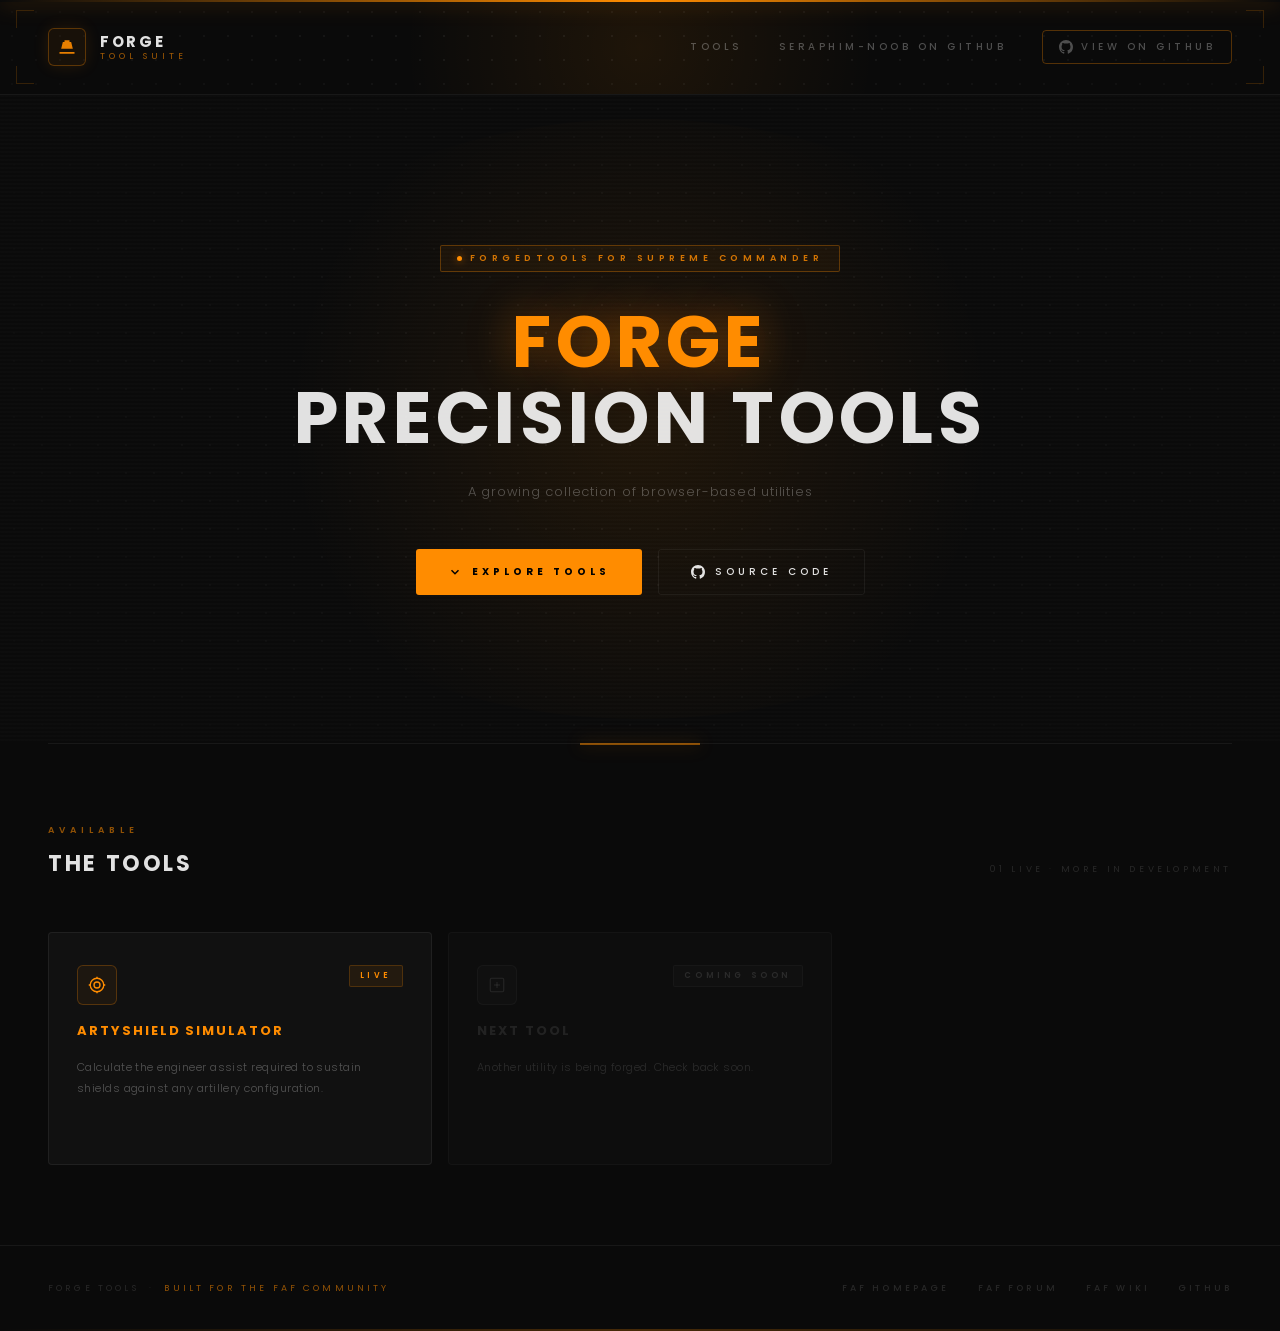
<file: index.html>
<!DOCTYPE html>
<html lang="en">
<head>
  <meta charset="UTF-8" />
  <meta name="viewport" content="width=device-width, initial-scale=1.0" />
  <title>FAF Forge Tools</title>
  <link rel="preconnect" href="https://fonts.googleapis.com" />
  <link rel="preconnect" href="https://fonts.gstatic.com" crossorigin />
  <link rel="icon" type="image/svg+xml" href="assets/favicon/favicon.svg">
  <link href="https://fonts.googleapis.com/css2?family=Poppins:wght@300;400;500;600;700&family=Space+Grotesk:wght@300;400;500;600;700&display=swap" rel="stylesheet" />
  <style>
    /* ── CSS VARIABLES ── */
    :root {
      --bg-primary:       #0a0a0a;
      --bg-secondary:     #0f0f0f;
      --bg-card:          rgba(255,255,255,0.03);
      --bg-card-hover:    rgba(255,255,255,0.055);
      --text-primary:     rgba(255,255,255,0.88);
      --text-muted:       rgba(255,255,255,0.28);
      --text-dim:         rgba(255,255,255,0.12);
      --accent:           #ff8c00;
      --accent-glow:      rgba(255,140,0,0.12);
      --accent-glow-mid:  rgba(255,140,0,0.35);
      --accent-glow-str:  rgba(255,140,0,0.7);
      --border-subtle:    rgba(255,255,255,0.06);
      --border-accent:    rgba(255,140,0,0.3);
    }

    /* ── RESET ── */
    *, *::before, *::after { margin: 0; padding: 0; box-sizing: border-box; }

    html { scroll-behavior: smooth; }

    body {
      font-family: 'Poppins', sans-serif;
      background: var(--bg-primary);
      color: var(--text-primary);
      min-height: 100vh;
      overflow-x: hidden;
    }

    /* ══════════════════════════════
       HEADER
    ══════════════════════════════ */
    .site-header {
      position: relative;
      padding: 28px 48px;
      background: #0a0a0a;
      border-bottom: 1px solid var(--border-subtle);
      overflow: hidden;
      user-select: none;
      z-index: 10;
    }

    /* Dot-grid */
    .site-header::after {
      content: '';
      position: absolute;
      inset: 0;
      background-image: radial-gradient(circle, rgba(255,255,255,0.055) 1px, transparent 1px);
      background-size: 24px 24px;
      pointer-events: none;
      -webkit-mask-image: radial-gradient(ellipse 85% 110% at 50% 50%, black 20%, transparent 100%);
              mask-image: radial-gradient(ellipse 85% 110% at 50% 50%, black 20%, transparent 100%);
    }

    /* Ambient glow */
    .site-header::before {
      content: '';
      position: absolute;
      top: 50%; left: 50%;
      transform: translate(-50%, -50%);
      width: 600px; height: 300px;
      border-radius: 50%;
      background: radial-gradient(circle, var(--accent-glow) 0%, transparent 70%);
      opacity: 0.7;
      animation: headerGlowPulse 3s ease-in-out infinite;
      pointer-events: none;
    }

    @keyframes headerGlowPulse {
      0%, 100% { transform: translate(-50%,-50%) scale(1);    opacity: 0.7; }
      50%       { transform: translate(-50%,-50%) scale(1.1); opacity: 0.4; }
    }

    /* Top accent line */
    .header-line {
      position: absolute;
      top: 0; left: 0; right: 0;
      height: 2px;
      background: linear-gradient(90deg, transparent 0%, var(--accent) 50%, transparent 100%);
      box-shadow: 0 0 20px var(--accent-glow-str);
    }

    .header-inner {
      position: relative;
      z-index: 2;
      display: flex;
      align-items: center;
      justify-content: space-between;
    }

    /* Corner decorations */
    .hdr-corner {
      position: absolute;
      width: 18px; height: 18px;
      opacity: 0.35;
      transition: opacity 0.3s ease;
      z-index: 2;
    }
    .site-header:hover .hdr-corner { opacity: 0.6; }
    .hdr-tl { top: 10px; left: 16px; border-top: 1px solid rgba(255,140,0,0.5); border-left: 1px solid rgba(255,140,0,0.5); }
    .hdr-tr { top: 10px; right: 16px; border-top: 1px solid rgba(255,140,0,0.5); border-right: 1px solid rgba(255,140,0,0.5); }
    .hdr-bl { bottom: 10px; left: 16px; border-bottom: 1px solid rgba(255,140,0,0.5); border-left: 1px solid rgba(255,140,0,0.5); }
    .hdr-br { bottom: 10px; right: 16px; border-bottom: 1px solid rgba(255,140,0,0.5); border-right: 1px solid rgba(255,140,0,0.5); }

    .logo-block {
      display: flex;
      align-items: center;
      gap: 14px;
    }

    .logo-icon {
      width: 38px; height: 38px;
      border: 1px solid var(--border-accent);
      border-radius: 6px;
      display: flex; align-items: center; justify-content: center;
      background: rgba(255,140,0,0.06);
      box-shadow: 0 0 16px var(--accent-glow);
      flex-shrink: 0;
    }

    .logo-icon svg { width: 20px; height: 20px; }

    .logo-text {
      display: flex;
      flex-direction: column;
      line-height: 1;
    }

    .logo-title {
      font-size: 15px;
      font-weight: 700;
      letter-spacing: 0.18em;
      text-transform: uppercase;
      color: var(--text-primary);
    }

    .logo-sub {
      font-size: 9px;
      font-weight: 400;
      letter-spacing: 0.45em;
      text-transform: uppercase;
      color: var(--accent);
      opacity: 0.6;
      margin-top: 3px;
    }

    .header-nav {
      display: flex;
      gap: 36px;
      align-items: center;
    }

    .header-nav a {
      font-size: 10px;
      font-weight: 500;
      letter-spacing: 0.35em;
      text-transform: uppercase;
      color: var(--text-muted);
      text-decoration: none;
      transition: color 0.2s ease;
    }

    .header-nav a:hover { color: var(--accent); text-shadow: 0 0 14px var(--accent-glow-str); }

    .gh-btn {
      display: flex;
      align-items: center;
      gap: 8px;
      padding: 8px 16px;
      border: 1px solid var(--border-accent);
      border-radius: 4px;
      background: transparent;
      color: var(--accent);
      font-size: 10px;
      font-weight: 600;
      letter-spacing: 0.3em;
      text-transform: uppercase;
      text-decoration: none;
      cursor: pointer;
      transition: background 0.2s, box-shadow 0.2s;
    }

    .gh-btn:hover {
      background: rgba(255,140,0,0.08);
      box-shadow: 0 0 20px var(--accent-glow);
    }

    .gh-btn svg { width: 14px; height: 14px; fill: currentColor; }

    /* ══════════════════════════════
       HERO
    ══════════════════════════════ */
    .hero {
      position: relative;
      min-height: 72vh;
      display: flex;
      align-items: center;
      justify-content: center;
      text-align: center;
      overflow: hidden;
      padding: 80px 24px;
    }

    /* Animated dot grid */
    .hero-grid {
      position: absolute;
      inset: 0;
      background-image: radial-gradient(circle, rgba(255,255,255,0.045) 1px, transparent 1px);
      background-size: 28px 28px;
      -webkit-mask-image: radial-gradient(ellipse 70% 80% at 50% 50%, black 20%, transparent 100%);
              mask-image: radial-gradient(ellipse 70% 80% at 50% 50%, black 20%, transparent 100%);
      animation: gridShift 20s linear infinite;
    }

    @keyframes gridShift {
      0%   { background-position: 0 0; }
      100% { background-position: 28px 28px; }
    }

    /* Big radial glow */
    .hero-glow {
      position: absolute;
      top: 50%; left: 50%;
      transform: translate(-50%, -50%);
      width: 900px; height: 600px;
      border-radius: 50%;
      background: radial-gradient(circle, rgba(255,140,0,0.09) 0%, transparent 65%);
      animation: heroGlowBreath 4s ease-in-out infinite;
      pointer-events: none;
    }

    @keyframes heroGlowBreath {
      0%, 100% { opacity: 1;    transform: translate(-50%,-50%) scale(1); }
      50%       { opacity: 0.6; transform: translate(-50%,-50%) scale(1.08); }
    }

    /* Scan line effect */
    .hero-scanline {
      position: absolute;
      inset: 0;
      background: repeating-linear-gradient(
        0deg,
        transparent,
        transparent 2px,
        rgba(255,255,255,0.012) 2px,
        rgba(255,255,255,0.012) 4px
      );
      pointer-events: none;
    }

    .hero-content {
      position: relative;
      z-index: 2;
      max-width: 760px;
    }

    .hero-badge {
      display: inline-flex;
      align-items: center;
      gap: 8px;
      padding: 6px 16px;
      border: 1px solid var(--border-accent);
      border-radius: 2px;
      background: rgba(255,140,0,0.05);
      margin-bottom: 32px;
      animation: fadeSlideUp 0.6s ease both;
    }

    .hero-badge-dot {
      width: 5px; height: 5px;
      border-radius: 50%;
      background: var(--accent);
      box-shadow: 0 0 8px var(--accent-glow-str);
      animation: dotBlink 2s ease-in-out infinite;
    }

    @keyframes dotBlink {
      0%, 100% { opacity: 1; } 50% { opacity: 0.3; }
    }

    .hero-badge span {
      font-size: 9px;
      font-weight: 600;
      letter-spacing: 0.5em;
      text-transform: uppercase;
      color: var(--accent);
      opacity: 0.8;
    }

    .hero-title {
      font-size: clamp(36px, 6vw, 72px);
      font-weight: 700;
      letter-spacing: 0.06em;
      text-transform: uppercase;
      line-height: 1.05;
      color: var(--text-primary);
      margin-bottom: 24px;
      animation: fadeSlideUp 0.7s 0.1s ease both;
    }

    .hero-title-accent {
      color: var(--accent);
      text-shadow: 0 0 40px var(--accent-glow-mid), 0 0 80px var(--accent-glow);
    }

    .hero-desc {
      font-size: 13px;
      font-weight: 300;
      letter-spacing: 0.06em;
      color: var(--text-muted);
      line-height: 2;
      max-width: 560px;
      margin: 0 auto 44px;
      animation: fadeSlideUp 0.7s 0.2s ease both;
    }

    .hero-actions {
      display: flex;
      gap: 16px;
      justify-content: center;
      flex-wrap: wrap;
      animation: fadeSlideUp 0.7s 0.3s ease both;
    }

    @keyframes fadeSlideUp {
      from { opacity: 0; transform: translateY(20px); }
      to   { opacity: 1; transform: translateY(0); }
    }

    .btn-primary {
      display: inline-flex;
      align-items: center;
      gap: 10px;
      padding: 14px 32px;
      background: var(--accent);
      color: #000;
      font-family: 'Poppins', sans-serif;
      font-size: 10px;
      font-weight: 700;
      letter-spacing: 0.4em;
      text-transform: uppercase;
      text-decoration: none;
      border-radius: 3px;
      border: none;
      cursor: pointer;
      transition: box-shadow 0.25s, transform 0.15s;
    }

    .btn-primary:hover {
      box-shadow: 0 0 32px var(--accent-glow-mid), 0 0 60px var(--accent-glow);
      transform: translateY(-1px);
    }

    .btn-secondary {
      display: inline-flex;
      align-items: center;
      gap: 10px;
      padding: 14px 32px;
      background: transparent;
      color: var(--text-primary);
      font-family: 'Poppins', sans-serif;
      font-size: 10px;
      font-weight: 500;
      letter-spacing: 0.4em;
      text-transform: uppercase;
      text-decoration: none;
      border-radius: 3px;
      border: 1px solid var(--border-subtle);
      cursor: pointer;
      transition: border-color 0.25s, background 0.25s, transform 0.15s;
    }

    .btn-secondary:hover {
      border-color: rgba(255,255,255,0.18);
      background: rgba(255,255,255,0.03);
      transform: translateY(-1px);
    }

    /* ══════════════════════════════
       DIVIDER
    ══════════════════════════════ */
    .section-divider {
      position: relative;
      height: 1px;
      background: var(--border-subtle);
      margin: 0 48px;
      overflow: visible;
    }

    .section-divider::before {
      content: '';
      position: absolute;
      left: 50%; top: 50%;
      transform: translate(-50%, -50%);
      width: 120px; height: 1px;
      background: var(--accent);
      box-shadow: 0 0 16px var(--accent-glow-str), 0 0 40px var(--accent-glow);
    }

    /* ══════════════════════════════
       TOOLS SECTION
    ══════════════════════════════ */
    .tools-section {
      padding: 80px 48px;
    }

    .section-header {
      display: flex;
      align-items: flex-end;
      justify-content: space-between;
      margin-bottom: 52px;
    }

    .section-label {
      font-size: 9px;
      font-weight: 600;
      letter-spacing: 0.55em;
      text-transform: uppercase;
      color: var(--accent);
      opacity: 0.55;
      margin-bottom: 10px;
    }

    .section-title {
      font-size: 22px;
      font-weight: 700;
      letter-spacing: 0.12em;
      text-transform: uppercase;
      color: var(--text-primary);
    }

    .section-count {
      font-size: 9px;
      font-weight: 400;
      letter-spacing: 0.4em;
      text-transform: uppercase;
      color: var(--text-dim);
      padding-bottom: 4px;
    }

    /* Tools grid */
    .tools-grid {
      display: grid;
      grid-template-columns: repeat(auto-fill, minmax(320px, 1fr));
      gap: 16px;
    }

    /* Tool card */
    .tool-card {
      position: relative;
      padding: 32px 28px;
      background: var(--bg-card);
      border: 1px solid var(--border-subtle);
      border-radius: 4px;
      text-decoration: none;
      color: inherit;
      display: flex;
      flex-direction: column;
      gap: 16px;
      overflow: hidden;
      transition: background 0.3s ease, border-color 0.3s ease, transform 0.2s ease;
      cursor: pointer;
    }

    .tool-card::before {
      content: '';
      position: absolute;
      top: 0; left: 0; right: 0;
      height: 1px;
      background: var(--card-accent, var(--accent));
      opacity: 0;
      box-shadow: 0 0 16px var(--card-glow, var(--accent-glow-str));
      transition: opacity 0.3s ease;
    }

    .tool-card:hover {
      background: var(--bg-card-hover);
      border-color: rgba(255,255,255,0.1);
      transform: translateY(-2px);
    }

    .tool-card:hover::before { opacity: 1; }

    /* "Coming soon" variant */
    .tool-card.coming-soon {
      opacity: 0.45;
      cursor: default;
      pointer-events: none;
    }

    .tool-card-top {
      display: flex;
      align-items: flex-start;
      justify-content: space-between;
    }

    .tool-icon {
      width: 40px; height: 40px;
      border-radius: 6px;
      border: 1px solid rgba(255,255,255,0.07);
      background: rgba(255,255,255,0.03);
      display: flex; align-items: center; justify-content: center;
      flex-shrink: 0;
      transition: box-shadow 0.3s ease;
    }

    .tool-card:hover .tool-icon {
      box-shadow: 0 0 20px var(--card-glow, var(--accent-glow));
    }

    .tool-icon svg { width: 18px; height: 18px; }

    .tool-status {
      font-size: 8px;
      font-weight: 600;
      letter-spacing: 0.45em;
      text-transform: uppercase;
      padding: 4px 10px;
      border-radius: 2px;
    }

    .status-live {
      color: var(--accent);
      background: rgba(255,140,0,0.08);
      border: 1px solid rgba(255,140,0,0.2);
    }

    .status-soon {
      color: rgba(255,255,255,0.25);
      background: rgba(255,255,255,0.03);
      border: 1px solid rgba(255,255,255,0.06);
    }

    .tool-name {
      font-size: 13px;
      font-weight: 700;
      letter-spacing: 0.15em;
      text-transform: uppercase;
      color: var(--card-accent, var(--text-primary));
      transition: text-shadow 0.3s ease;
    }

    .tool-card:hover .tool-name {
      text-shadow: 0 0 20px var(--card-glow, var(--accent-glow-str));
    }

    .tool-desc {
      font-size: 11px;
      font-weight: 300;
      letter-spacing: 0.04em;
      color: var(--text-muted);
      line-height: 1.9;
    }

    .tool-arrow {
      display: flex;
      align-items: center;
      gap: 8px;
      font-size: 9px;
      font-weight: 500;
      letter-spacing: 0.4em;
      text-transform: uppercase;
      color: var(--card-accent, var(--accent));
      opacity: 0;
      transform: translateX(-6px);
      transition: opacity 0.25s ease, transform 0.25s ease;
      margin-top: 4px;
    }

    .tool-card:hover .tool-arrow {
      opacity: 0.8;
      transform: translateX(0);
    }

    .tool-arrow svg { width: 12px; height: 12px; }

    /* Corner marks on cards */
    .card-corner {
      position: absolute;
      width: 10px; height: 10px;
      opacity: 0;
      transition: opacity 0.3s ease;
    }
    .tool-card:hover .card-corner { opacity: 0.4; }

    .card-corner-tl { top: 8px; left: 8px; border-top: 1px solid var(--card-accent, var(--accent)); border-left: 1px solid var(--card-accent, var(--accent)); }
    .card-corner-br { bottom: 8px; right: 8px; border-bottom: 1px solid var(--card-accent, var(--accent)); border-right: 1px solid var(--card-accent, var(--accent)); }

    /* ══════════════════════════════
       FOOTER
    ══════════════════════════════ */
    .site-footer {
      position: relative;
      padding: 36px 48px;
      border-top: 1px solid var(--border-subtle);
      display: flex;
      align-items: center;
      justify-content: space-between;
      overflow: hidden;
    }

    .site-footer::before {
      content: '';
      position: absolute;
      bottom: 0; left: 0; right: 0;
      height: 2px;
      background: linear-gradient(90deg, transparent 0%, rgba(255,140,0,0.25) 50%, transparent 100%);
    }

    .footer-left {
      font-size: 9px;
      font-weight: 400;
      letter-spacing: 0.35em;
      text-transform: uppercase;
      color: var(--text-dim);
    }

    .footer-left span {
      color: var(--accent);
      opacity: 0.55;
    }

    .footer-right {
      display: flex;
      gap: 28px;
    }

    .footer-right a {
      font-size: 9px;
      font-weight: 500;
      letter-spacing: 0.35em;
      text-transform: uppercase;
      color: var(--text-dim);
      text-decoration: none;
      transition: color 0.2s;
    }

    .footer-right a:hover { color: var(--accent); }

    /* ══════════════════════════════
       RESPONSIVE
    ══════════════════════════════ */
    @media (max-width: 768px) {
      .site-header { padding: 24px 24px; }
      .header-nav { display: none; }
      .hero { padding: 60px 24px; }
      .tools-section { padding: 60px 24px; }
      .section-divider { margin: 0 24px; }
      .section-header { flex-direction: column; align-items: flex-start; gap: 8px; }
      .site-footer { flex-direction: column; gap: 16px; text-align: center; padding: 28px 24px; }
      .footer-right { gap: 20px; }
    }
  </style>
</head>
<body>

  <!-- ── HEADER ── -->
  <header class="site-header">
    <div class="header-line"></div>
    <div class="hdr-corner hdr-tl"></div>
    <div class="hdr-corner hdr-tr"></div>
    <div class="hdr-corner hdr-bl"></div>
    <div class="hdr-corner hdr-br"></div>

    <div class="header-inner">
      <div class="logo-block">
        <div class="logo-icon">
          <!-- Forge/anvil-ish icon -->
          <svg viewBox="0 0 24 24" fill="none" xmlns="http://www.w3.org/2000/svg">
            <path d="M3 18h18v2H3v-2zm2-4h14l-2-8H7L5 14zm4-8V4h6v2H9z" fill="#ff8c00" opacity="0.9"/>
          </svg>
        </div>
        <div class="logo-text">
          <span class="logo-title">Forge</span>
          <span class="logo-sub">Tool Suite</span>
        </div>
      </div>

      <nav class="header-nav">
        <a href="#tools">Tools</a>
        <a href="https://github.com/SeraphimNoob01" target="_blank" rel="noopener">Seraphim-Noob on Github</a>
        <a href="https://github.com/SeraphimNoob01/Tools" target="_blank" rel="noopener" class="gh-btn">
          <svg viewBox="0 0 24 24" xmlns="http://www.w3.org/2000/svg"><path d="M12 0C5.37 0 0 5.37 0 12c0 5.31 3.435 9.795 8.205 11.385.6.105.825-.255.825-.57 0-.285-.015-1.23-.015-2.235-3.015.555-3.795-.735-4.035-1.41-.135-.345-.72-1.41-1.23-1.695-.42-.225-1.02-.78-.015-.795.945-.015 1.62.87 1.845 1.23 1.08 1.815 2.805 1.305 3.495.99.105-.78.42-1.305.765-1.605-2.67-.3-5.46-1.335-5.46-5.925 0-1.305.465-2.385 1.23-3.225-.12-.3-.54-1.53.12-3.18 0 0 1.005-.315 3.3 1.23.96-.27 1.98-.405 3-.405s2.04.135 3 .405c2.295-1.56 3.3-1.23 3.3-1.23.66 1.65.24 2.88.12 3.18.765.84 1.23 1.905 1.23 3.225 0 4.605-2.805 5.625-5.475 5.925.435.375.81 1.095.81 2.22 0 1.605-.015 2.895-.015 3.3 0 .315.225.69.825.57A12.02 12.02 0 0 0 24 12c0-6.63-5.37-12-12-12z"/></svg>
          View on GitHub
        </a>
      </nav>
    </div>
  </header>

  <!-- ── HERO ── -->
  <section class="hero">
    <div class="hero-grid"></div>
    <div class="hero-glow"></div>
    <div class="hero-scanline"></div>

    <div class="hero-content">
      <div class="hero-badge">
        <div class="hero-badge-dot"></div>
        <span>ForgedTools for Supreme Commander</span>
      </div>

      <h1 class="hero-title">
      <span class="hero-title-accent">Forge</span><br />Precision Tools
        
      </h1>

      <p class="hero-desc">
        A growing collection of browser-based utilities
      </p>

      <div class="hero-actions">
        <a href="#tools" class="btn-primary">
          <svg width="14" height="14" viewBox="0 0 24 24" fill="none" stroke="currentColor" stroke-width="2.5"><polyline points="6 9 12 15 18 9"/></svg>
          Explore Tools
        </a>
        <a href="https://github.com/faforever" target="_blank" rel="noopener" class="btn-secondary">
          <svg width="14" height="14" viewBox="0 0 24 24" fill="currentColor"><path d="M12 0C5.37 0 0 5.37 0 12c0 5.31 3.435 9.795 8.205 11.385.6.105.825-.255.825-.57 0-.285-.015-1.23-.015-2.235-3.015.555-3.795-.735-4.035-1.41-.135-.345-.72-1.41-1.23-1.695-.42-.225-1.02-.78-.015-.795.945-.015 1.62.87 1.845 1.23 1.08 1.815 2.805 1.305 3.495.99.105-.78.42-1.305.765-1.605-2.67-.3-5.46-1.335-5.46-5.925 0-1.305.465-2.385 1.23-3.225-.12-.3-.54-1.53.12-3.18 0 0 1.005-.315 3.3 1.23.96-.27 1.98-.405 3-.405s2.04.135 3 .405c2.295-1.56 3.3-1.23 3.3-1.23.66 1.65.24 2.88.12 3.18.765.84 1.23 1.905 1.23 3.225 0 4.605-2.805 5.625-5.475 5.925.435.375.81 1.095.81 2.22 0 1.605-.015 2.895-.015 3.3 0 .315.225.69.825.57A12.02 12.02 0 0 0 24 12c0-6.63-5.37-12-12-12z"/></svg>
          Source Code
        </a>
      </div>
    </div>
  </section>

  <div class="section-divider"></div>

  <!-- ── TOOLS ── -->
  <section class="tools-section" id="tools">
    <div class="section-header">
      <div>
        <div class="section-label">Available</div>
        <h2 class="section-title">The Tools</h2>
      </div>
      <div class="section-count">01 Live · More in Development</div>
    </div>

    <div class="tools-grid">

      <!-- ArtyShield Simulator – LIVE -->
      <a
        href=./artyshield_simulator/artyshield_simulator.html
        class="tool-card"
        style="
          --card-accent: #ff8c00;
          --card-glow: rgba(255,140,0,0.5);
        "
      >
        <div class="card-corner card-corner-tl"></div>
        <div class="card-corner card-corner-br"></div>

        <div class="tool-card-top">
          <div class="tool-icon" style="border-color: rgba(255,140,0,0.25); background: rgba(255,140,0,0.05);">
            <svg viewBox="0 0 24 24" fill="none" stroke="#ff8c00" stroke-width="1.8" xmlns="http://www.w3.org/2000/svg">
              <circle cx="12" cy="12" r="9"/>
              <circle cx="12" cy="12" r="4"/>
              <line x1="12" y1="3" x2="12" y2="1"/>
              <line x1="12" y1="23" x2="12" y2="21"/>
              <line x1="3" y1="12" x2="1" y2="12"/>
              <line x1="23" y1="12" x2="21" y2="12"/>
            </svg>
          </div>
          <span class="tool-status status-live">Live</span>
        </div>

        <div class="tool-name">ArtyShield Simulator</div>

        <div class="tool-desc">
        Calculate the engineer assist required to sustain shields against any artillery configuration.
        </div>

        <div class="tool-arrow">
          Open Tool
          <svg viewBox="0 0 24 24" fill="none" stroke="currentColor" stroke-width="2.5"><polyline points="9 18 15 12 9 6"/></svg>
        </div>
      </a>

      <!-- Placeholder – Coming Soon -->
      <div
        class="tool-card coming-soon"
        style="--card-accent: rgba(255,255,255,0.15); --card-glow: rgba(255,255,255,0.05);"
      >
        <div class="tool-card-top">
          <div class="tool-icon">
            <svg viewBox="0 0 24 24" fill="none" stroke="rgba(255,255,255,0.2)" stroke-width="1.5">
              <rect x="3" y="3" width="18" height="18" rx="2"/>
              <line x1="12" y1="8" x2="12" y2="16"/>
              <line x1="8" y1="12" x2="16" y2="12"/>
            </svg>
          </div>
          <span class="tool-status status-soon">Coming Soon</span>
        </div>
        <div class="tool-name" style="color: rgba(255,255,255,0.2);">Next Tool</div>
        <div class="tool-desc">Another utility is being forged. Check back soon.</div>
      </div>

    </div>
  </section>

  <!-- ── FOOTER ── -->
  <footer class="site-footer">
    <div class="footer-left">
      Forge Tools &nbsp;·&nbsp; <span>Built for the FAF Community</span>
    </div>
    <div class="footer-right">
      <a href="https://faforever.com" target="_blank" rel="noopener">FAF Homepage</a>
      <a href="https://forum.faforever.com" target="_blank" rel="noopener">FAF Forum</a>
      <a href="https://wiki.faforever.com" target="_blank" rel="noopener">FAF Wiki</a>
      <a href="https://github.com/faforever" target="_blank" rel="noopener">GitHub</a>
    </div>
  </footer>

</body>
</html>
</file>
